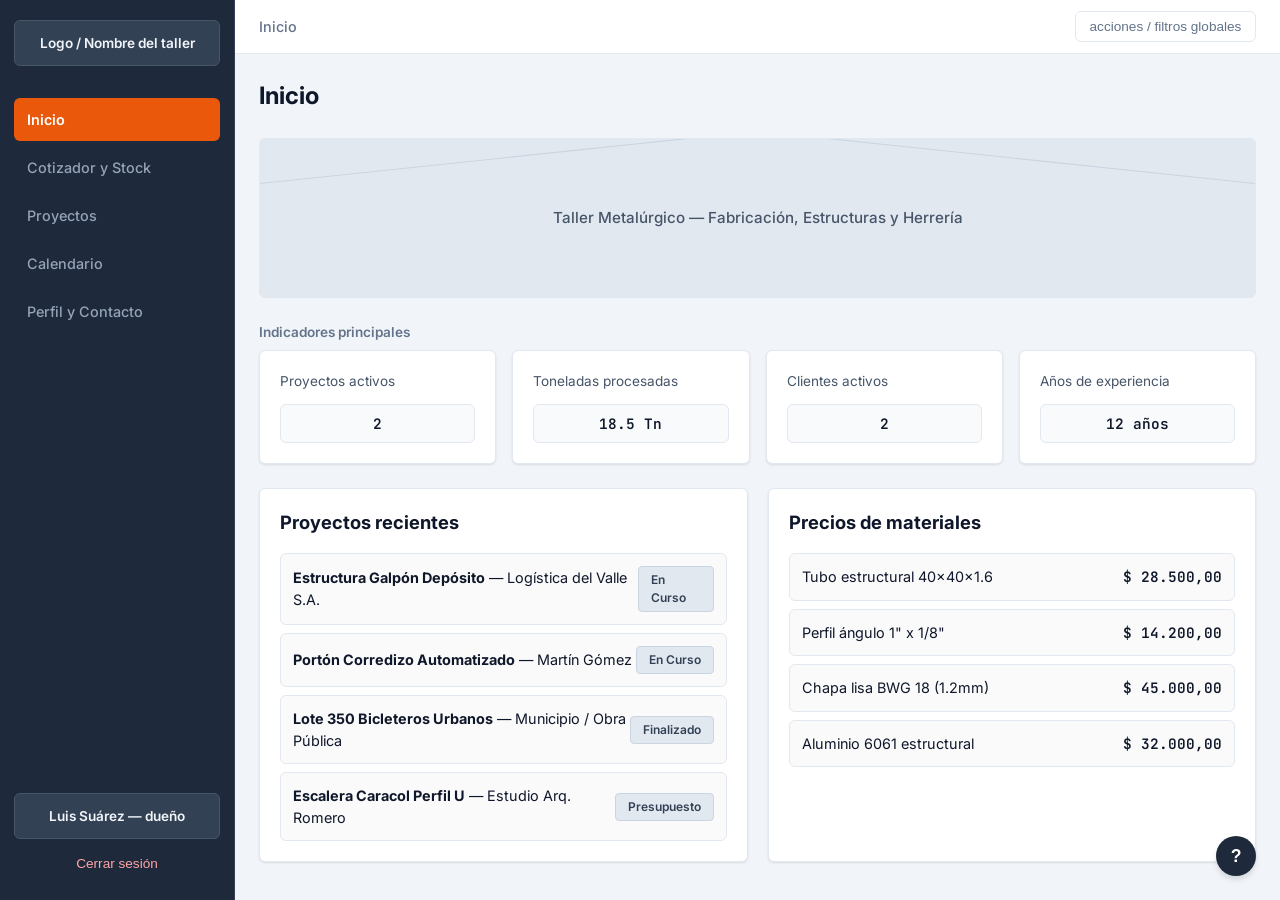
<file: index.html>
<!DOCTYPE html>
<html lang="es">
<head>
  <meta charset="UTF-8" />
  <meta name="viewport" content="width=device-width, initial-scale=1.0" />
  <title>Inicio - Gestión Metalúrgica</title>
  <link rel="stylesheet" href="styles.css" />
</head>
<body>

  <div class="app-layout">
    <!-- BARRA LATERAL (SIDEBAR) -->
    <aside class="sidebar">
      <div class="sidebar__brand">
        <span class="placeholder-box">Logo / Nombre del taller</span>
      </div>

      <nav class="sidebar__nav">
        <ul>
          <li><a href="index.html" class="nav-item active">Inicio</a></li>
          <li><a href="cotizador - stock.html" class="nav-item">Cotizador y Stock</a></li>
          <li><a href="proyectos.html" class="nav-item">Proyectos</a></li>
          <li><a href="calendario.html" class="nav-item">Calendario</a></li>
          <li><a href="contacto.html" class="nav-item">Perfil y Contacto</a></li>
        </ul>
      </nav>

      <div class="sidebar__footer">
        <div class="placeholder-box user-badge">Luis Suárez — dueño</div>
        <button class="btn btn--text-danger">Cerrar sesión</button>
      </div>
    </aside>

    <!-- ÁREA PRINCIPAL -->
    <div class="main-wrapper">
      <!-- TOPBAR -->
      <header class="topbar">
        <span class="topbar__breadcrumb">Inicio</span>
        <button class="btn btn--outline">acciones / filtros globales</button>
      </header>

      <!-- CONTENIDO DEL DASHBOARD -->
      <main class="dashboard-content">
        <h1 class="page-title">Inicio</h1>

        <!-- Banner / Hero destacado -->
        <section class="banner-hero">
          <div class="banner-hero__cross"></div>
          <p class="banner-hero__text">Taller Metalúrgico — Fabricación, Estructuras y Herrería</p>
        </section>

        <!-- Indicadores principales (KPI Cards) -->
        <section class="kpis-section">
          <h2 class="section-subtitle">Indicadores principales</h2>
          <div class="kpis-grid">
            <article class="card kpi-card">
              <span class="kpi-card__label">Proyectos activos</span>
              <div id="kpi-proyectos-activos" class="value-placeholder">0</div>
            </article>

            <article class="card kpi-card">
              <span class="kpi-card__label">Toneladas procesadas</span>
              <div id="kpi-toneladas" class="value-placeholder">18.5 Tn</div>
            </article>

            <article class="card kpi-card">
              <span class="kpi-card__label">Clientes activos</span>
              <div id="kpi-clientes-activos" class="value-placeholder">0</div>
            </article>

            <article class="card kpi-card">
              <span class="kpi-card__label">Años de experiencia</span>
              <div id="kpi-experiencia" class="value-placeholder">12 años</div>
            </article>
          </div>
        </section>

        <!-- Grilla inferior (Proyectos recientes y Precios de materiales) -->
        <div class="bottom-grid">
          <!-- Columna: Proyectos recientes -->
          <section class="card panel">
            <h2 class="panel__title">Proyectos recientes</h2>
            <ul class="item-list" id="home-recent-projects">
              <!-- Renderizado dinámico desde JS -->
            </ul>
          </section>

          <!-- Columna: Precios de materiales -->
          <section class="card panel">
            <h2 class="panel__title">Precios de materiales</h2>
            <ul class="item-list" id="home-material-prices">
              <!-- Renderizado dinámico desde JS -->
            </ul>
          </section>
        </div>
      </main>
    </div>

    <!-- Botón flotante de ayuda -->
    <button class="fab-help" aria-label="Ayuda">?</button>
  </div>

  <script src="main.js"></script>
</body>
</html>
</file>
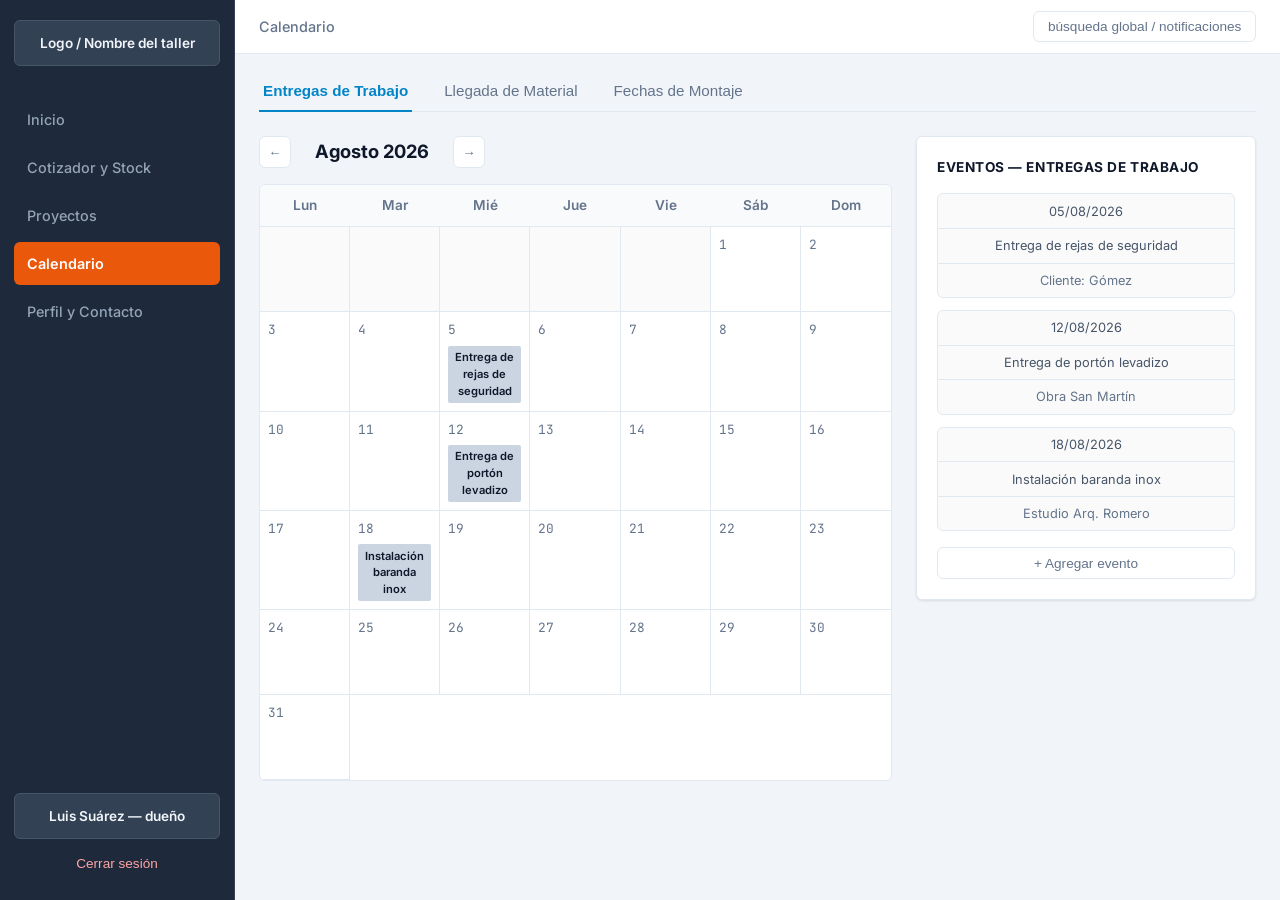
<file: calendario.html>
<!DOCTYPE html>
<html lang="es">
<head>
  <meta charset="UTF-8" />
  <meta name="viewport" content="width=device-width, initial-scale=1.0" />
  <title>Calendario - Taller</title>
  <link rel="stylesheet" href="styles.css" />
</head>
<body>

  <div class="app-layout">
    <!-- SIDEBAR -->
    <aside class="sidebar">
      <div class="sidebar__brand">
        <span class="placeholder-box">Logo / Nombre del taller</span>
      </div>

      <nav class="sidebar__nav">
        <ul>
          <li><a href="index.html" class="nav-item">Inicio</a></li>
          <li><a href="cotizador - stock.html" class="nav-item">Cotizador y Stock</a></li>
          <li><a href="proyectos.html" class="nav-item">Proyectos</a></li>
          <li><a href="calendario.html" class="nav-item active">Calendario</a></li>
          <li><a href="contacto.html" class="nav-item">Perfil y Contacto</a></li>
        </ul>
      </nav>

      <div class="sidebar__footer">
        <div class="placeholder-box user-badge">Luis Suárez — dueño</div>
        <button class="btn btn--text-danger">Cerrar sesión</button>
      </div>
    </aside>

    <!-- ÁREA PRINCIPAL -->
    <div class="main-wrapper">
      <!-- TOPBAR -->
      <header class="topbar">
        <span class="topbar__breadcrumb">Calendario</span>
        <button class="btn btn--outline">búsqueda global / notificaciones</button>
      </header>

      <!-- CONTENIDO DE CALENDARIO -->
      <main class="dashboard-content">
        <!-- PESTAÑAS (TABS) -->
        <nav class="tabs-nav cal-tabs">
          <button class="tab-btn active" data-cal-cat="entregas">Entregas de Trabajo</button>
          <button class="tab-btn" data-cal-cat="materiales">Llegada de Material</button>
          <button class="tab-btn" data-cal-cat="montajes">Fechas de Montaje</button>
        </nav>

        <!-- LAYOUT DE 2 COLUMNAS: CALENDARIO + EVENTOS -->
        <div class="calendar-layout">
          
          <!-- COLUMNA IZQUIERDA: CALENDARIO -->
          <section class="calendar-main">
            <!-- NAVEGACIÓN DE MES -->
            <div class="calendar-header-nav">
              <button id="btn-prev-month" class="btn-cal-nav" aria-label="Mes anterior">←</button>
              <h2 id="calendar-current-month" class="calendar-current-month">Agosto 2026</h2>
              <button id="btn-next-month" class="btn-cal-nav" aria-label="Mes siguiente">→</button>
            </div>

            <!-- GRILLA DEL CALENDARIO -->
            <div class="calendar-grid-card">
              <!-- Días de la semana -->
              <div class="calendar-weekdays">
                <span>Lun</span>
                <span>Mar</span>
                <span>Mié</span>
                <span>Jue</span>
                <span>Vie</span>
                <span>Sáb</span>
                <span>Dom</span>
              </div>

              <!-- Celdas de días renderizadas por JS -->
              <div class="calendar-days" id="calendar-days-container"></div>
            </div>
          </section>

          <!-- COLUMNA DERECHA: SIDEBAR DE EVENTOS -->
          <aside class="card events-panel">
            <h3 id="events-panel-title" class="events-panel__title">EVENTOS — ENTREGAS DE TRABAJO</h3>

            <div class="events-list" id="events-list-container">
              <!-- Eventos iniciales -->
              <article class="event-item" data-cat="entregas">
                <div class="event-item__row">05/08/2026</div>
                <div class="event-item__row">Entrega de rejas de seguridad</div>
                <div class="event-item__row event-item__row--muted">Cliente: Gómez</div>
              </article>

              <article class="event-item" data-cat="entregas">
                <div class="event-item__row">12/08/2026</div>
                <div class="event-item__row">Entrega de portón levadizo</div>
                <div class="event-item__row event-item__row--muted">Obra San Martín</div>
              </article>

              <article class="event-item" data-cat="entregas">
                <div class="event-item__row">18/08/2026</div>
                <div class="event-item__row">Instalación baranda inox</div>
                <div class="event-item__row event-item__row--muted">Estudio Arq. Romero</div>
              </article>
            </div>

            <button id="btn-open-event-modal" class="btn btn--outline btn--add-event">+ Agregar evento</button>
          </aside>

        </div>
      </main>
    </div>
  </div>

  <!-- MODAL PARA NUEVO EVENTO -->
  <div id="modal-event" class="modal-overlay">
    <div class="modal-card">
      <div class="modal-header">
        <h3 class="modal-title">Agregar Nuevo Evento</h3>
        <button id="btn-close-event-modal" class="btn-close" aria-label="Cerrar modal">&times;</button>
      </div>

      <form id="form-event" class="modal-form">
        <div class="form-group">
          <label class="form-label" for="ev-date">Fecha</label>
          <input type="date" id="ev-date" class="input-form" required />
        </div>

        <div class="form-group">
          <label class="form-label" for="ev-desc">Descripción del evento</label>
          <input type="text" id="ev-desc" class="input-form" placeholder="Ej: Entrega de 20 banquetas industriales" required />
        </div>

        <div class="form-group">
          <label class="form-label" for="ev-related">Proyecto / Proveedor relacionado</label>
          <input type="text" id="ev-related" class="input-form" placeholder="Ej: Taller Metalúrgico / Aceros S.A." required />
        </div>

        <div class="form-group">
          <label class="form-label" for="ev-cat">Categoría</label>
          <select id="ev-cat" class="input-form" style="cursor: pointer;">
            <option value="entregas">Entregas de Trabajo</option>
            <option value="materiales">Llegada de Material</option>
            <option value="montajes">Fechas de Montaje</option>
          </select>
        </div>

        <div class="modal-actions">
          <button type="button" id="btn-cancel-event-modal" class="btn btn--secondary">Cancelar</button>
          <button type="submit" class="btn btn--save">Guardar evento</button>
        </div>
      </form>
    </div>
  </div>

  <script src="main.js"></script>
</body>
</html>
</file>
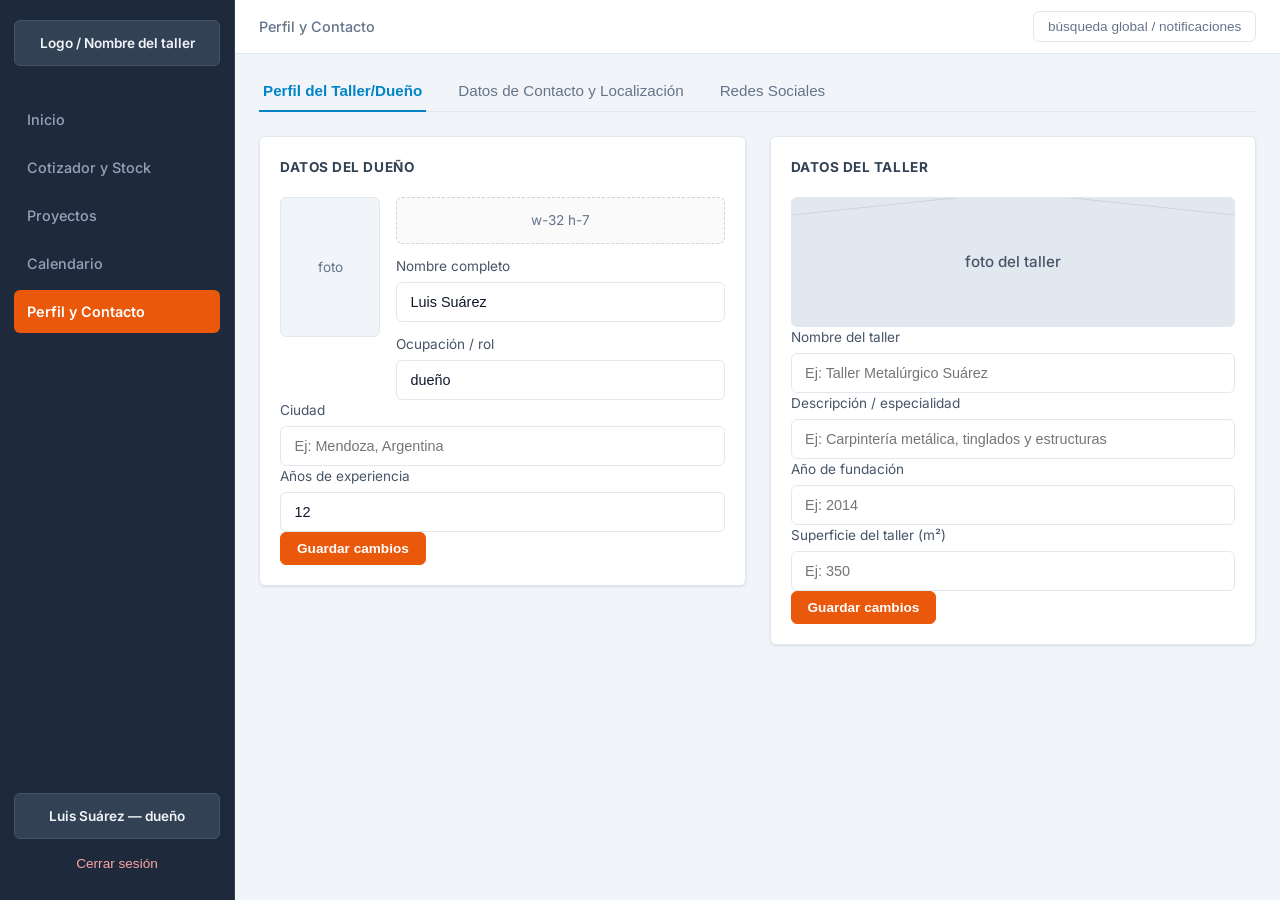
<file: contacto.html>
<!DOCTYPE html>
<html lang="es">
<head>
  <meta charset="UTF-8" />
  <meta name="viewport" content="width=device-width, initial-scale=1.0" />
  <title>Contacto y Perfil - Taller</title>
  <link rel="stylesheet" href="styles.css" />
</head>
<body>

  <div class="app-layout">
    <!-- SIDEBAR -->
    <aside class="sidebar">
      <div class="sidebar__brand">
        <span class="placeholder-box" id="sidebar-shop-name">Logo / Nombre del taller</span>
      </div>

      <nav class="sidebar__nav">
        <ul>
          <li><a href="index.html" class="nav-item">Inicio</a></li>
          <li><a href="cotizador - stock.html" class="nav-item">Cotizador y Stock</a></li>
          <li><a href="proyectos.html" class="nav-item">Proyectos</a></li>
          <li><a href="calendario.html" class="nav-item">Calendario</a></li>
          <li><a href="contacto.html" class="nav-item active">Perfil y Contacto</a></li>
        </ul>
      </nav>

      <div class="sidebar__footer">
        <div class="placeholder-box user-badge" id="sidebar-user-badge">Luis Suárez — dueño</div>
        <button class="btn btn--text-danger">Cerrar sesión</button>
      </div>
    </aside>

    <!-- WRAPPER PRINCIPAL -->
    <div class="main-wrapper">
      <!-- TOPBAR -->
      <header class="topbar">
        <span class="topbar__breadcrumb">Perfil y Contacto</span>
        <button class="btn btn--outline">búsqueda global / notificaciones</button>
      </header>

      <!-- CONTENIDO DE CONTACTO -->
      <main class="dashboard-content">
        <!-- TABS -->
        <nav class="tabs-nav">
          <button class="tab-btn active" data-tab="tab-perfil">Perfil del Taller/Dueño</button>
          <button class="tab-btn" data-tab="tab-localizacion">Datos de Contacto y Localización</button>
          <button class="tab-btn" data-tab="tab-redes">Redes Sociales</button>
        </nav>

        <!-- PESTAÑA 1: PERFIL DEL TALLER Y DUEÑO (ACTIVA) -->
        <div id="tab-perfil" class="tab-content active">
          <div class="contact-grid">

            <!-- COLUMNA 1: DATOS DEL DUEÑO -->
            <section class="card form-panel">
              <h2 class="form-panel__title">DATOS DEL DUEÑO</h2>

              <form id="form-owner" class="form-panel__body">
                <div class="owner-header">
                  <div class="photo-placeholder photo-placeholder--square">
                    <span>foto</span>
                  </div>
                  <div class="owner-header__fields">
                    <div class="placeholder-box placeholder-box--sm">w-32 h-7</div>
                    
                    <div class="form-group">
                      <label class="form-label" for="owner-name">Nombre completo</label>
                      <input type="text" id="owner-name" class="input-form" placeholder="Ej: Luis Suárez" required />
                    </div>

                    <div class="form-group">
                      <label class="form-label" for="owner-role">Ocupación / rol</label>
                      <input type="text" id="owner-role" class="input-form" placeholder="Ej: Herrero / Dueño" required />
                    </div>
                  </div>
                </div>

                <div class="form-group">
                  <label class="form-label" for="owner-city">Ciudad</label>
                  <input type="text" id="owner-city" class="input-form" placeholder="Ej: Mendoza, Argentina" />
                </div>

                <div class="form-group">
                  <label class="form-label" for="owner-exp">Años de experiencia</label>
                  <input type="number" id="owner-exp" class="input-form" min="0" placeholder="Ej: 12" />
                </div>

                <button type="submit" class="btn btn--save">Guardar cambios</button>
              </form>
            </section>

            <!-- COLUMNA 2: DATOS DEL TALLER -->
            <section class="card form-panel">
              <h2 class="form-panel__title">DATOS DEL TALLER</h2>

              <form id="form-shop" class="form-panel__body">
                <div class="photo-placeholder photo-placeholder--banner">
                  <div class="banner-hero__cross"></div>
                  <span class="banner-hero__text">foto del taller</span>
                </div>

                <div class="form-group">
                  <label class="form-label" for="shop-name">Nombre del taller</label>
                  <input type="text" id="shop-name" class="input-form" placeholder="Ej: Taller Metalúrgico Suárez" required />
                </div>

                <div class="form-group">
                  <label class="form-label" for="shop-desc">Descripción / especialidad</label>
                  <input type="text" id="shop-desc" class="input-form" placeholder="Ej: Carpintería metálica, tinglados y estructuras" />
                </div>

                <div class="form-group">
                  <label class="form-label" for="shop-year">Año de fundación</label>
                  <input type="number" id="shop-year" class="input-form" min="1950" max="2099" placeholder="Ej: 2014" />
                </div>

                <div class="form-group">
                  <label class="form-label" for="shop-area">Superficie del taller (m²)</label>
                  <input type="number" id="shop-area" class="input-form" min="0" placeholder="Ej: 350" />
                </div>

                <button type="submit" class="btn btn--save">Guardar cambios</button>
              </form>
            </section>

          </div>
        </div>

        <!-- PESTAÑA 2: CONTACTO Y LOCALIZACIÓN -->
        <div id="tab-localizacion" class="tab-content">
          <section class="card">
            <h2 class="panel__title">Datos de Contacto y Localización</h2>
            <p style="color: var(--color-text-muted); margin-bottom: 1rem;">Configuración de dirección fiscal, teléfono, correo de presupuestos y ubicación en mapa.</p>
            <div class="form-group" style="max-width: 480px;">
              <label class="form-label">Dirección física</label>
              <input type="text" class="input-form" placeholder="Ej: Calle Principal 1234, Parque Industrial" />
            </div>
          </section>
        </div>

        <!-- PESTAÑA 3: REDES SOCIALES -->
        <div id="tab-redes" class="tab-content">
          <section class="card">
            <h2 class="panel__title">Redes Sociales</h2>
            <p style="color: var(--color-text-muted); margin-bottom: 1rem;">Enlaces directos para presupuestos por WhatsApp, perfil de Instagram del taller y portfolio web.</p>
            <div class="form-group" style="max-width: 480px;">
              <label class="form-label">Número de WhatsApp</label>
              <input type="text" class="input-form" placeholder="Ej: +54 9 261 1234567" />
            </div>
          </section>
        </div>

      </main>
    </div>
  </div>

  <script src="main.js"></script>
</body>
</html>
</file>
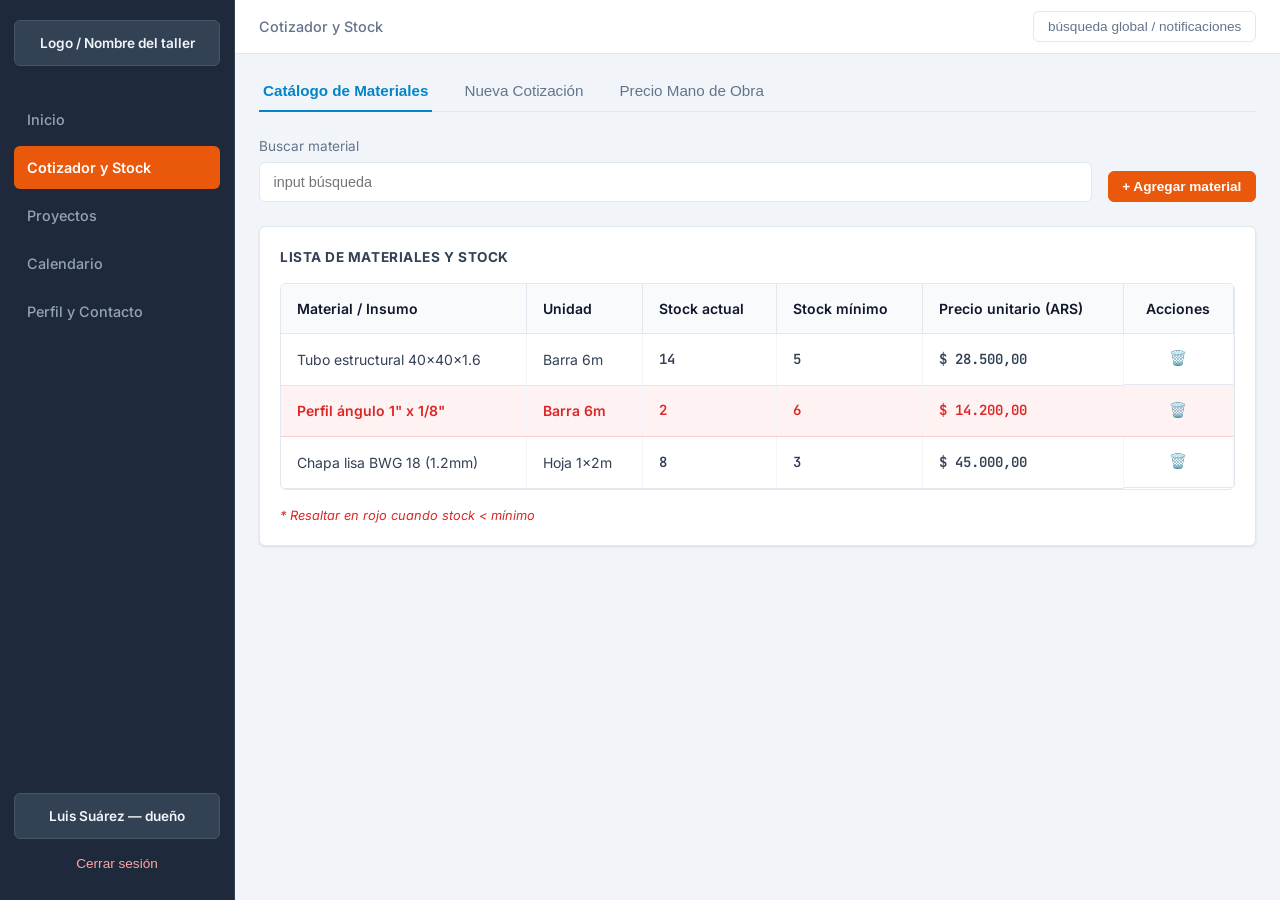
<file: cotizador - stock.html>
<!DOCTYPE html>
<html lang="es">
<head>
  <meta charset="UTF-8" />
  <meta name="viewport" content="width=device-width, initial-scale=1.0" />
  <title>Cotizador y Stock - Taller</title>
  <link rel="stylesheet" href="styles.css" />
</head>
<body>

  <div class="app-layout">
    <!-- SIDEBAR -->
    <aside class="sidebar">
      <div class="sidebar__brand">
        <span class="placeholder-box">Logo / Nombre del taller</span>
      </div>

      <nav class="sidebar__nav">
        <ul>
          <li><a href="index.html" class="nav-item">Inicio</a></li>
          <li><a href="cotizador - stock.html" class="nav-item active">Cotizador y Stock</a></li>
          <li><a href="proyectos.html" class="nav-item">Proyectos</a></li>
          <li><a href="calendario.html" class="nav-item">Calendario</a></li>
          <li><a href="contacto.html" class="nav-item">Perfil y Contacto</a></li>
        </ul>
      </nav>

      <div class="sidebar__footer">
        <div class="placeholder-box user-badge">Luis Suárez — dueño</div>
        <button class="btn btn--text-danger">Cerrar sesión</button>
      </div>
    </aside>

    <!-- WRAPPER PRINCIPAL -->
    <div class="main-wrapper">
      <!-- TOPBAR -->
      <header class="topbar">
        <span class="topbar__breadcrumb">Cotizador y Stock</span>
        <button class="btn btn--outline">búsqueda global / notificaciones</button>
      </header>

      <!-- CONTENIDO DE COTIZADOR Y STOCK -->
      <main class="dashboard-content">
        <!-- PESTAÑAS (TABS) -->
        <nav class="tabs-nav">
          <button class="tab-btn active" data-tab="tab-catalogo">Catálogo de Materiales</button>
          <button class="tab-btn" data-tab="tab-cotizacion">Nueva Cotización</button>
          <button class="tab-btn" data-tab="tab-mano-obra">Precio Mano de Obra</button>
        </nav>

        <!-- PESTAÑA 1: CATÁLOGO DE MATERIALES (ACTIVA) -->
        <div id="tab-catalogo" class="tab-content active">
          <!-- BARRA DE BÚSQUEDA Y ACCIÓN -->
          <section class="search-action-bar">
            <div class="search-field">
              <label for="search-material" class="search-field__label">Buscar material</label>
              <input 
                type="text" 
                id="search-material" 
                class="input-search" 
                placeholder="input búsqueda" 
              />
            </div>
            <button id="btn-open-modal" class="btn btn--outline btn--action">+ Agregar material</button>
          </section>

          <!-- PANEL DE TABLA DE MATERIALES -->
          <section class="card table-panel">
            <h2 class="table-panel__title">LISTA DE MATERIALES Y STOCK</h2>

            <div class="table-container">
              <table class="data-table">
                <thead>
                  <tr>
                    <th>Material / Insumo</th>
                    <th>Unidad</th>
                    <th>Stock actual</th>
                    <th>Stock mínimo</th>
                    <th>Precio unitario (ARS)</th>
                    <th class="text-center">Acciones</th>
                  </tr>
                </thead>
                <tbody>
                  <tr>
                    <td>Tubo estructural 40x40x1.6</td>
                    <td>Barra 6m</td>
                    <td>14</td>
                    <td>5</td>
                    <td>$ 28.500,00</td>
                    <td class="text-center actions-cell">
                      <button class="btn-action" title="Editar">✏️</button>
                      <button class="btn-action" title="Eliminar">🗑️</button>
                    </td>
                  </tr>

                  <tr class="row--warning">
                    <td>Perfil ángulo 1" x 1/8"</td>
                    <td>Barra 6m</td>
                    <td>2</td>
                    <td>6</td>
                    <td>$ 14.200,00</td>
                    <td class="text-center actions-cell">
                      <button class="btn-action" title="Editar">✏️</button>
                      <button class="btn-action" title="Eliminar">🗑️</button>
                    </td>
                  </tr>

                  <tr>
                    <td>—</td>
                    <td>—</td>
                    <td>—</td>
                    <td>—</td>
                    <td>—</td>
                    <td class="text-center">—</td>
                  </tr>
                  <tr>
                    <td>—</td>
                    <td>—</td>
                    <td>—</td>
                    <td>—</td>
                    <td>—</td>
                    <td class="text-center">—</td>
                  </tr>
                </tbody>
              </table>
            </div>

            <p class="table-panel__note">* Resaltar en rojo cuando stock &lt; mínimo</p>
          </section>
        </div>

        <!-- PESTAÑA 2: NUEVA COTIZACIÓN -->
        <div id="tab-cotizacion" class="tab-content">
          <div class="quote-calculator-grid">
            
            <!-- Columna izquierda: Armado del presupuesto -->
            <section class="card form-panel">
              <h2 class="panel__title">Calculadora de Presupuesto / Despiece</h2>

              <!-- Datos básicos del trabajo -->
              <div class="form-row-2">
                <div class="form-group">
                  <label class="form-label" for="quote-project-name">Nombre de la obra / estructura</label>
                  <input type="text" id="quote-project-name" class="input-form" placeholder="Ej: Reja estilo colonial 3x2m" required />
                </div>
                <div class="form-group">
                  <label class="form-label" for="quote-client-name">Cliente</label>
                  <input type="text" id="quote-client-name" class="input-form" placeholder="Ej: Juan Pérez" required />
                </div>
              </div>

              <!-- Selector de materiales -->
              <div class="quote-materials-section">
                <h3 class="section-subtitle">Materiales necesarios</h3>
                <div class="quote-add-bar">
                  <div class="form-group" style="flex: 2;">
                    <label class="form-label">Seleccionar del catálogo</label>
                    <select id="quote-material-select" class="input-form" style="cursor: pointer;">
                      <!-- Se llena dinámicamente con los materiales cargados -->
                    </select>
                  </div>
                  <div class="form-group" style="flex: 1;">
                    <label class="form-label">Cantidad (unidades/barras)</label>
                    <input type="number" id="quote-material-qty" class="input-form" min="0.1" step="any" value="1" />
                  </div>
                  <button type="button" id="btn-add-quote-item" class="btn btn--secondary" style="align-self: flex-end; height: 40px;">+ Agregar</button>
                </div>

                <!-- Tabla de despiece agregado -->
                <div class="table-container" style="margin-top: 1rem;">
                  <table class="data-table" id="quote-items-table">
                    <thead>
                      <tr>
                        <th>Material</th>
                        <th>Cant.</th>
                        <th>P. Unitario</th>
                        <th>Subtotal</th>
                        <th class="text-center">Quitar</th>
                      </tr>
                    </thead>
                    <tbody id="quote-items-body">
                      <!-- Filas de despiece agregadas por JS -->
                    </tbody>
                  </table>
                </div>
              </div>

              <!-- Mano de obra y extras -->
              <div class="form-row-2" style="margin-top: 0.5rem;">
                <div class="form-group">
                  <label class="form-label" for="quote-hours">Horas de trabajo (corte/soldadura/armado)</label>
                  <input type="number" id="quote-hours" class="input-form" min="0" step="any" value="8" />
                </div>
                <div class="form-group">
                  <label class="form-label" for="quote-hour-rate">Valor hora de mano de obra (ARS)</label>
                  <input type="number" id="quote-hour-rate" class="input-form" min="0" step="any" value="9500" />
                </div>
              </div>

              <!-- Porcentajes de ajuste -->
              <div class="form-row-2">
                <div class="form-group">
                  <label class="form-label" for="quote-waste-margin">Margen por desperdicio / scrap (%)</label>
                  <input type="number" id="quote-waste-margin" class="input-form" min="0" max="100" value="10" />
                </div>
                <div class="form-group">
                  <label class="form-label" for="quote-profit-margin">Margen de ganancia / taller (%)</label>
                  <input type="number" id="quote-profit-margin" class="input-form" min="0" max="500" value="30" />
                </div>
              </div>
            </section>

            <!-- Columna derecha: Resumen de Costos y Total -->
            <section class="card quote-summary-panel">
              <h2 class="panel__title">Resumen de Costos</h2>

              <div class="summary-breakdown">
                <div class="summary-row">
                  <span>Costo materiales base:</span>
                  <strong id="sum-materials-base">$ 0,00</strong>
                </div>
                <div class="summary-row">
                  <span>Desperdicio estimado:</span>
                  <strong id="sum-waste">$ 0,00</strong>
                </div>
                <div class="summary-row">
                  <span>Total costo de materiales:</span>
                  <strong id="sum-materials-total">$ 0,00</strong>
                </div>
                <div class="summary-row">
                  <span>Costo mano de obra:</span>
                  <strong id="sum-labor">$ 76.000,00</strong>
                </div>
                <div class="summary-row">
                  <span>Margen de ganancia:</span>
                  <strong id="sum-profit">$ 0,00</strong>
                </div>
                
                <hr style="border: none; border-top: 1px solid var(--color-border); margin: 0.5rem 0;" />
                
                <div class="summary-row summary-total">
                  <span>PRESUPUESTO TOTAL:</span>
                  <span id="sum-grand-total" class="total-highlight">$ 0,00</span>
                </div>
              </div>

              <div class="quote-actions" style="margin-top: 1.5rem; display: flex; flex-direction: column; gap: 0.75rem;">
                <button type="button" id="btn-save-as-project" class="btn btn--save btn--full">Guardar como Presupuesto de Proyecto</button>
                <button type="button" id="btn-reset-quote" class="btn btn--secondary btn--full">Limpiar calculadora</button>
              </div>
            </section>

          </div>
        </div>

        <!-- PESTAÑA 3: PRECIO MANO DE OBRA -->
        <div id="tab-mano-obra" class="tab-content">
          <section class="card">
            <h2 class="panel__title">Precio Mano de Obra</h2>
            <p style="color: var(--color-text-muted);">Valores de hora hombre para soldadura, armado, corte y montaje.</p>
          </section>
        </div>

      </main>
    </div>
  </div>
<!-- MODAL PARA AGREGAR MATERIAL -->
  <div id="modal-material" class="modal-overlay">
    <div class="modal-card">
      <div class="modal-header">
        <h3 class="modal-title">Agregar Nuevo Material</h3>
        <button id="btn-close-modal" class="btn-close" aria-label="Cerrar modal">&times;</button>
      </div>

      <form id="form-material" class="modal-form">
        <div class="form-group">
          <label class="form-label" for="mat-nombre">Material / Insumo</label>
          <input type="text" id="mat-nombre" class="input-form" placeholder="Ej: Planchuela 1 1/2 x 3/16" required />
        </div>

        <div class="form-group">
          <label class="form-label" for="mat-unidad">Unidad</label>
          <input type="text" id="mat-unidad" class="input-form" placeholder="Ej: Barra 6m / kg / unidad" required />
        </div>

        <div class="form-row-2">
          <div class="form-group">
            <label class="form-label" for="mat-stock">Stock actual</label>
            <input type="number" id="mat-stock" class="input-form" min="0" step="any" placeholder="0" required />
          </div>

          <div class="form-group">
            <label class="form-label" for="mat-minimo">Stock mínimo</label>
            <input type="number" id="mat-minimo" class="input-form" min="0" step="any" placeholder="0" required />
          </div>
        </div>

        <div class="form-group">
          <label class="form-label" for="mat-precio">Precio unitario (ARS)</label>
          <input type="number" id="mat-precio" class="input-form" min="0" step="any" placeholder="Ej: 15400" required />
        </div>

        <div class="modal-actions">
          <button type="button" id="btn-cancel-modal" class="btn btn--secondary">Cancelar</button>
          <button type="submit" class="btn btn--save">Guardar material</button>
        </div>
      </form>
    </div>
  </div>
  <script src="main.js"></script>
</body>
</html>
</file>
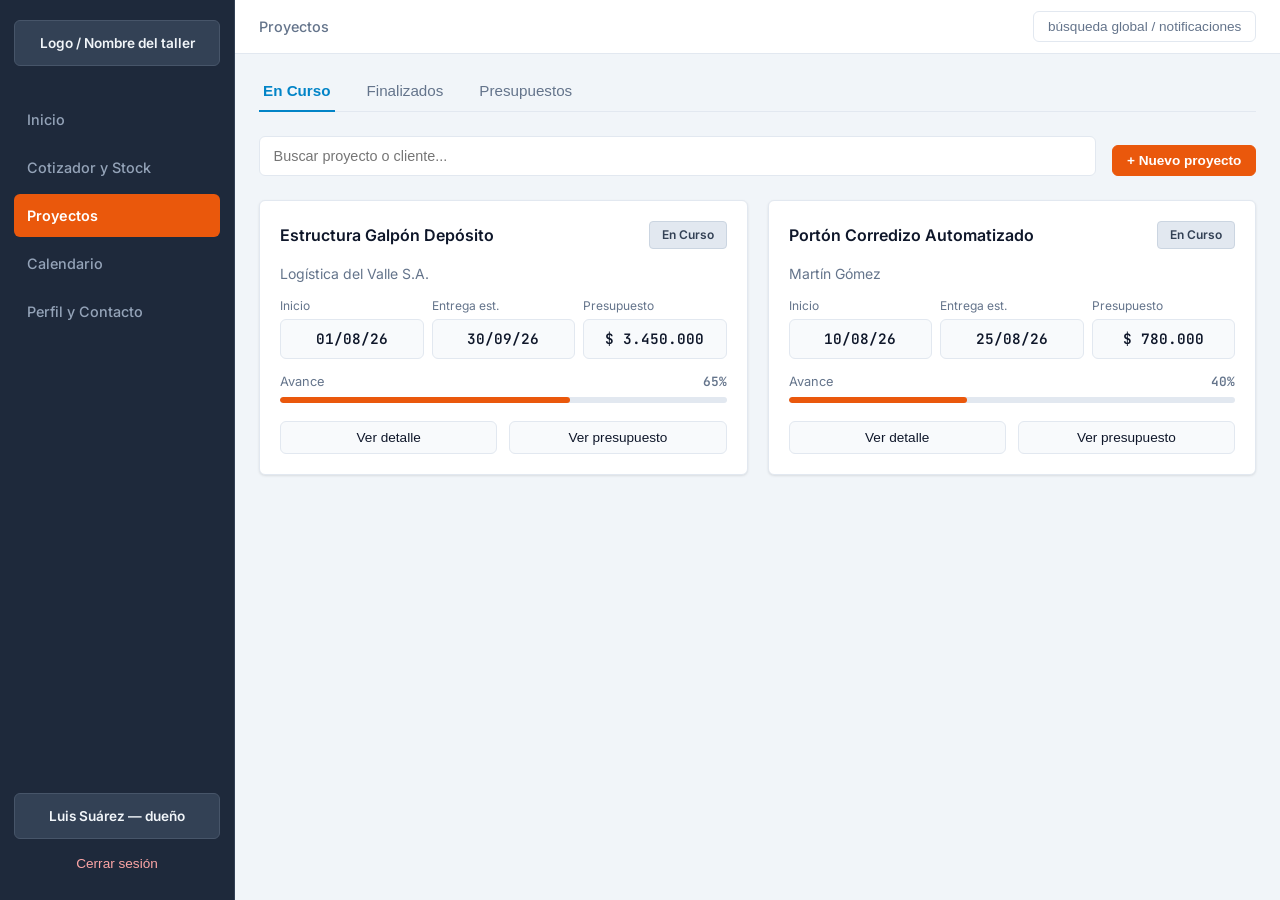
<file: proyectos.html>
<!DOCTYPE html>
<html lang="es">
<head>
  <meta charset="UTF-8" />
  <meta name="viewport" content="width=device-width, initial-scale=1.0" />
  <title>Proyectos - Taller</title>
  <link rel="stylesheet" href="styles.css" />
</head>
<body>

  <div class="app-layout">
    <!-- SIDEBAR -->
    <aside class="sidebar">
      <div class="sidebar__brand">
        <span class="placeholder-box">Logo / Nombre del taller</span>
      </div>

      <nav class="sidebar__nav">
        <ul>
          <li><a href="index.html" class="nav-item">Inicio</a></li>
          <li><a href="cotizador - stock.html" class="nav-item">Cotizador y Stock</a></li>
          <li><a href="proyectos.html" class="nav-item active">Proyectos</a></li>
          <li><a href="calendario.html" class="nav-item">Calendario</a></li>
          <li><a href="contacto.html" class="nav-item">Perfil y Contacto</a></li>
        </ul>
      </nav>

      <div class="sidebar__footer">
        <div class="placeholder-box user-badge">Luis Suárez — dueño</div>
        <button class="btn btn--text-danger">Cerrar sesión</button>
      </div>
    </aside>

    <!-- ÁREA PRINCIPAL -->
    <div class="main-wrapper">
      <!-- TOPBAR -->
      <header class="topbar">
        <span class="topbar__breadcrumb">Proyectos</span>
        <button class="btn btn--outline">búsqueda global / notificaciones</button>
      </header>

      <!-- CONTENIDO DE PROYECTOS -->
      <main class="dashboard-content">
        <!-- PESTAÑAS DE FILTRO POR ESTADO -->
        <nav class="tabs-nav project-tabs">
          <button class="tab-btn active" data-filter="en-curso">En Curso</button>
          <button class="tab-btn" data-filter="finalizados">Finalizados</button>
          <button class="tab-btn" data-filter="presupuestos">Presupuestos</button>
        </nav>

        <!-- BARRA DE BÚSQUEDA Y ACCIÓN -->
        <section class="search-action-bar">
          <div class="search-field">
            <input 
              type="text" 
              id="search-project" 
              class="input-search" 
              placeholder="Buscar proyecto o cliente..." 
            />
          </div>
          <button id="btn-open-project-modal" class="btn btn--outline btn--action">+ Nuevo proyecto</button>
        </section>

        <!-- GRILLA DE PROYECTOS -->
        <div class="projects-grid" id="projects-container">
          
          <!-- Proyecto 1: En Curso -->
          <article class="card project-card" data-status="en-curso">
            <div class="project-card__header">
              <div class="project-title-text">Estructura Galpón Depósito</div>
              <span class="badge">En Curso</span>
            </div>
            <div class="project-client-text">Logística del Valle S.A.</div>
            <div class="project-stats-grid">
              <div class="stat-box">
                <span class="stat-box__label">Inicio</span>
                <div class="value-placeholder">01/08/26</div>
              </div>
              <div class="stat-box">
                <span class="stat-box__label">Entrega est.</span>
                <div class="value-placeholder">30/09/26</div>
              </div>
              <div class="stat-box">
                <span class="stat-box__label">Presupuesto</span>
                <div class="value-placeholder">$ 3.450.000</div>
              </div>
            </div>
            <div class="project-progress">
              <div class="project-progress__labels">
                <span>Avance</span>
                <span class="progress-percent">65%</span>
              </div>
              <div class="progress-bar">
                <div class="progress-bar__fill" style="width: 65%;"></div>
              </div>
            </div>
            <div class="project-card__actions">
              <button class="btn btn--secondary btn--full">Ver detalle</button>
              <button class="btn btn--secondary btn--full">Ver presupuesto</button>
            </div>
          </article>

          <!-- Proyecto 2: En Curso -->
          <article class="card project-card" data-status="en-curso">
            <div class="project-card__header">
              <div class="project-title-text">Portón Corredizo Automatizado</div>
              <span class="badge">En Curso</span>
            </div>
            <div class="project-client-text">Martín Gómez</div>
            <div class="project-stats-grid">
              <div class="stat-box">
                <span class="stat-box__label">Inicio</span>
                <div class="value-placeholder">10/08/26</div>
              </div>
              <div class="stat-box">
                <span class="stat-box__label">Entrega est.</span>
                <div class="value-placeholder">25/08/26</div>
              </div>
              <div class="stat-box">
                <span class="stat-box__label">Presupuesto</span>
                <div class="value-placeholder">$ 780.000</div>
              </div>
            </div>
            <div class="project-progress">
              <div class="project-progress__labels">
                <span>Avance</span>
                <span class="progress-percent">40%</span>
              </div>
              <div class="progress-bar">
                <div class="progress-bar__fill" style="width: 40%;"></div>
              </div>
            </div>
            <div class="project-card__actions">
              <button class="btn btn--secondary btn--full">Ver detalle</button>
              <button class="btn btn--secondary btn--full">Ver presupuesto</button>
            </div>
          </article>

          <!-- Proyecto 3: Finalizado -->
          <article class="card project-card" data-status="finalizados">
            <div class="project-card__header">
              <div class="project-title-text">Lote 350 Bicleteros Urbanos</div>
              <span class="badge">Finalizado</span>
            </div>
            <div class="project-client-text">Municipio / Obra Pública</div>
            <div class="project-stats-grid">
              <div class="stat-box">
                <span class="stat-box__label">Inicio</span>
                <div class="value-placeholder">15/06/26</div>
              </div>
              <div class="stat-box">
                <span class="stat-box__label">Entrega est.</span>
                <div class="value-placeholder">30/07/26</div>
              </div>
              <div class="stat-box">
                <span class="stat-box__label">Presupuesto</span>
                <div class="value-placeholder">$ 5.120.000</div>
              </div>
            </div>
            <div class="project-progress">
              <div class="project-progress__labels">
                <span>Avance</span>
                <span class="progress-percent">100%</span>
              </div>
              <div class="progress-bar">
                <div class="progress-bar__fill" style="width: 100%;"></div>
              </div>
            </div>
            <div class="project-card__actions">
              <button class="btn btn--secondary btn--full">Ver detalle</button>
              <button class="btn btn--secondary btn--full">Ver presupuesto</button>
            </div>
          </article>

          <!-- Proyecto 4: Presupuesto pendiente -->
          <article class="card project-card" data-status="presupuestos">
            <div class="project-card__header">
              <div class="project-title-text">Escalera Caracol Perfil U</div>
              <span class="badge">Presupuesto</span>
            </div>
            <div class="project-client-text">Estudio Arq. Romero</div>
            <div class="project-stats-grid">
              <div class="stat-box">
                <span class="stat-box__label">Inicio</span>
                <div class="value-placeholder">A definir</div>
              </div>
              <div class="stat-box">
                <span class="stat-box__label">Entrega est.</span>
                <div class="value-placeholder">A definir</div>
              </div>
              <div class="stat-box">
                <span class="stat-box__label">Presupuesto</span>
                <div class="value-placeholder">$ 1.250.000</div>
              </div>
            </div>
            <div class="project-progress">
              <div class="project-progress__labels">
                <span>Avance</span>
                <span class="progress-percent">0%</span>
              </div>
              <div class="progress-bar">
                <div class="progress-bar__fill" style="width: 0%;"></div>
              </div>
            </div>
            <div class="project-card__actions">
              <button class="btn btn--secondary btn--full">Ver detalle</button>
              <button class="btn btn--secondary btn--full">Ver presupuesto</button>
            </div>
          </article>

        </div>
      </main>
    </div>
  </div>

  <!-- MODAL PARA NUEVO PROYECTO -->
  <div id="modal-project" class="modal-overlay">
    <div class="modal-card">
      <div class="modal-header">
        <h3 class="modal-title">Registrar Nuevo Proyecto</h3>
        <button id="btn-close-project-modal" class="btn-close" aria-label="Cerrar modal">&times;</button>
      </div>

      <form id="form-project" class="modal-form">
        <div class="form-group">
          <label class="form-label" for="proj-name">Nombre del proyecto</label>
          <input type="text" id="proj-name" class="input-form" placeholder="Ej: Baranda acero inox para balcón" required />
        </div>

        <div class="form-group">
          <label class="form-label" for="proj-client">Cliente</label>
          <input type="text" id="proj-client" class="input-form" placeholder="Ej: Juan Pérez" required />
        </div>

        <div class="form-row-2">
          <div class="form-group">
            <label class="form-label" for="proj-status">Estado inicial</label>
            <select id="proj-status" class="input-form" style="cursor: pointer;">
              <option value="en-curso">En Curso</option>
              <option value="presupuestos">Presupuesto</option>
              <option value="finalizados">Finalizado</option>
            </select>
          </div>

          <div class="form-group">
            <label class="form-label" for="proj-progress">Avance inicial (%)</label>
            <input type="number" id="proj-progress" class="input-form" min="0" max="100" value="0" required />
          </div>
        </div>

        <div class="form-row-2">
          <div class="form-group">
            <label class="form-label" for="proj-start">Fecha Inicio</label>
            <input type="date" id="proj-start" class="input-form" />
          </div>

          <div class="form-group">
            <label class="form-label" for="proj-end">Entrega estimada</label>
            <input type="date" id="proj-end" class="input-form" />
          </div>
        </div>

        <div class="form-group">
          <label class="form-label" for="proj-budget">Presupuesto (ARS)</label>
          <input type="number" id="proj-budget" class="input-form" min="0" step="any" placeholder="Ej: 450000" required />
        </div>

        <div class="modal-actions">
          <button type="button" id="btn-cancel-project-modal" class="btn btn--secondary">Cancelar</button>
          <button type="submit" class="btn btn--save">Guardar proyecto</button>
        </div>
      </form>
    </div>
  </div>

  <script src="main.js"></script>
</body>
</html>
</file>
<file: styles.css>
@import url('https://fonts.googleapis.com/css2?family=Inter:wght@400;500;600;700&family=JetBrains+Mono:wght@500;600&display=swap');

/* ===================================================
   1. VARIABLES DE TEMA (INDUSTRIAL: AZUL & NARANJA)
   =================================================== */
:root {
  /* Tipografías */
  --font-base: 'Inter', -apple-system, BlinkMacSystemFont, 'Segoe UI', Roboto, sans-serif;
  --font-mono: 'JetBrains Mono', monospace;

  /* Estructura */
  --sidebar-width: 235px;
  --radius: 6px;
  --shadow-card: 0 1px 3px 0 rgba(0, 0, 0, 0.08), 0 1px 2px -1px rgba(0, 0, 0, 0.08);

  /* Fondos y Superficies */
  --color-bg-app: #f1f5f9;         /* Gris pizarra claro */
  --color-surface: #ffffff;
  --color-border: #e2e8f0;
  --color-border-dashed: #cbd5e1;

  /* Textos */
  --color-text-main: #0f172a;       /* Carbón oscuro */
  --color-text-muted: #64748b;      /* Gris intermedio */

  /* Sidebar */
  --color-sidebar-bg: #1e293b;      /* Azul petróleo / grafito */
  --color-sidebar-border: #334155;
  --color-sidebar-text: #94a3b8;

  /* Acentos */
  --color-blue-accent: #0284c7;     /* Azul técnico */
  --color-orange: #ea580c;          /* Naranja industrial */
  --color-orange-hover: #c2410c;

  /* Alertas de Stock */
  --color-danger-bg: #fef2f2;
  --color-danger-border: #fecaca;
  --color-danger-text: #dc2626;
}

/* ===================================================
   2. RESET & ESTILOS BASE
   =================================================== */
*, *::before, *::after {
  box-sizing: border-box;
  margin: 0;
  padding: 0;
}

body {
  font-family: var(--font-base);
  background-color: var(--color-bg-app);
  color: var(--color-text-main);
  line-height: 1.5;
}

ul {
  list-style: none;
}

/* ===================================================
   3. LAYOUT GLOBAL (SIDEBAR + MAIN)
   =================================================== */
.app-layout {
  display: flex;
  min-height: 100vh;
  position: relative;
}

/* SIDEBAR */
.sidebar {
  width: var(--sidebar-width);
  background-color: var(--color-sidebar-bg);
  border-right: 1px solid var(--color-sidebar-border);
  display: flex;
  flex-direction: column;
  padding: 1.25rem 0.85rem;
  flex-shrink: 0;
}

.sidebar__brand {
  margin-bottom: 2rem;
}

.sidebar .placeholder-box {
  background-color: #334155;
  border: 1px solid #475569;
  color: #f1f5f9;
  font-weight: 600;
}

.sidebar__nav {
  flex: 1;
}

.sidebar__nav ul {
  display: flex;
  flex-direction: column;
  gap: 0.35rem;
}

.nav-item {
  display: block;
  padding: 0.65rem 0.85rem;
  color: var(--color-sidebar-text);
  text-decoration: none;
  font-size: 0.9rem;
  font-weight: 500;
  border-radius: var(--radius);
  transition: all 0.2s ease;
}

.nav-item:hover {
  background-color: #334155;
  color: #ffffff;
}

.nav-item.active {
  background-color: var(--color-orange);
  color: #ffffff;
  font-weight: 600;
}

.sidebar__footer {
  margin-top: auto;
  display: flex;
  flex-direction: column;
  gap: 0.5rem;
}

.user-badge {
  font-weight: 500;
}

.btn--text-danger {
  background: transparent;
  border: 1px solid #475569;
  padding: 0.5rem;
  font-size: 0.85rem;
  color: #fca5a5;
  cursor: pointer;
  border-radius: var(--radius);
  transition: all 0.2s ease;
}

.btn--text-danger:hover {
  border-color: #ef4444;
  background-color: #7f1d1d;
  color: #ffffff;
}

/* TOPBAR */
.main-wrapper {
  flex: 1;
  display: flex;
  flex-direction: column;
  min-width: 0;
}

.topbar {
  height: 54px;
  background-color: var(--color-surface);
  border-bottom: 1px solid var(--color-border);
  padding: 0 1.5rem;
  display: flex;
  align-items: center;
  justify-content: space-between;
}

.topbar__breadcrumb {
  font-size: 0.9rem;
  font-weight: 500;
  color: var(--color-text-muted);
}

/* CONTENIDO PRINCIPAL */
.dashboard-content {
  padding: 1.5rem;
  display: flex;
  flex-direction: column;
  gap: 1.5rem;
}

.page-title {
  font-size: 1.5rem;
  font-weight: 700;
}

/* CARDS GLOBALES */
.card {
  background-color: var(--color-surface);
  border: 1px solid var(--color-border);
  border-radius: var(--radius);
  box-shadow: var(--shadow-card);
  padding: 1.25rem;
}

/* ===================================================
   4. COMPONENTES COMUNES (BOTONES, INPUTS, TABS)
   =================================================== */
/* Botones */
.btn {
  display: inline-flex;
  align-items: center;
  justify-content: center;
  padding: 0.5rem 1rem;
  border-radius: var(--radius);
  font-size: 0.85rem;
  font-weight: 500;
  cursor: pointer;
  border: 1px solid transparent;
  transition: all 0.2s ease;
}

.btn--secondary {
  background-color: #f8fafc;
  border: 1px solid var(--color-border);
  color: var(--color-text-main);
}

.btn--secondary:hover {
  background-color: #f1f5f9;
  border-color: #cbd5e1;
}

.btn--outline {
  background: var(--color-surface);
  border: 1px solid var(--color-border);
  padding: 0.45rem 0.85rem;
  font-size: 0.85rem;
  color: var(--color-text-muted);
  cursor: pointer;
  border-radius: var(--radius);
}

.btn--outline:hover {
  background-color: #f8fafc;
  color: var(--color-text-main);
}

.btn--action,
.btn--save {
  background-color: var(--color-orange);
  border: 1px solid var(--color-orange);
  color: #ffffff;
  font-weight: 600;
}

.btn--action:hover,
.btn--save:hover {
  background-color: var(--color-orange-hover);
  border-color: var(--color-orange-hover);
}

.btn--full {
  width: 100%;
}

/* Pestañas (Tabs) */
.tabs-nav {
  display: flex;
  gap: 1.75rem;
  border-bottom: 1px solid var(--color-border);
  margin-top: -0.5rem;
}

.tab-btn {
  background: none;
  border: none;
  padding: 0.75rem 0.25rem;
  font-size: 0.95rem;
  font-weight: 500;
  color: var(--color-text-muted);
  cursor: pointer;
  position: relative;
  transition: color 0.2s ease;
}

.tab-btn:hover {
  color: var(--color-text-main);
}

.tab-btn.active {
  color: var(--color-blue-accent);
  font-weight: 700;
}

.tab-btn.active::after {
  content: "";
  position: absolute;
  bottom: -1px;
  left: 0;
  width: 100%;
  height: 2.5px;
  background-color: var(--color-blue-accent);
}

/* Inputs de búsqueda y formularios */
.input-search,
.input-form {
  width: 100%;
  height: 40px;
  padding: 0 0.85rem;
  background-color: var(--color-surface);
  border: 1px solid var(--color-border);
  border-radius: var(--radius);
  font-size: 0.9rem;
  color: var(--color-text-main);
  outline: none;
  transition: border-color 0.2s ease, box-shadow 0.2s ease;
}

.input-search:focus,
.input-form:focus {
  border-color: var(--color-blue-accent);
  box-shadow: 0 0 0 3px rgba(2, 132, 199, 0.15);
}

/* Placeholders de wireframe */
.placeholder-box {
  display: block;
  border: 1px dashed var(--color-border-dashed);
  padding: 0.75rem;
  text-align: center;
  font-size: 0.85rem;
  color: var(--color-text-muted);
  background-color: #fafafa;
  border-radius: var(--radius);
}

.badge {
  display: inline-block;
  padding: 0.25rem 0.75rem;
  background-color: #e2e8f0;
  border: 1px solid #cbd5e1;
  color: #334155;
  font-size: 0.75rem;
  font-weight: 600;
  border-radius: 4px;
}

/* Botón flotante '?' */
.fab-help {
  position: fixed;
  bottom: 1.5rem;
  right: 1.5rem;
  width: 40px;
  height: 40px;
  border-radius: 50%;
  background-color: var(--color-sidebar-bg);
  color: #ffffff;
  border: none;
  font-weight: bold;
  font-size: 1.1rem;
  cursor: pointer;
  box-shadow: 0 4px 6px -1px rgba(0, 0, 0, 0.15);
  transition: background-color 0.2s ease;
}

.fab-help:hover {
  background-color: var(--color-orange);
}

/* ===================================================
   5. PANTALLA 1: DASHBOARD / INICIO
   =================================================== */
.banner-hero {
  position: relative;
  height: 160px;
  background-color: #e2e8f0;
  border: 1px solid var(--color-border);
  border-radius: var(--radius);
  display: flex;
  align-items: center;
  justify-content: center;
  overflow: hidden;
}

.banner-hero__cross::before,
.banner-hero__cross::after {
  content: "";
  position: absolute;
  top: 0;
  left: 0;
  width: 100%;
  height: 100%;
  border-top: 1px solid #cbd5e1;
  pointer-events: none;
}
.banner-hero__cross::before { transform: rotate(6deg) scale(1.1); }
.banner-hero__cross::after { transform: rotate(-6deg) scale(1.1); }

.banner-hero__text {
  position: relative;
  z-index: 1;
  font-size: 0.95rem;
  color: #475569;
  font-weight: 500;
}

.section-subtitle {
  font-size: 0.85rem;
  font-weight: 600;
  color: var(--color-text-muted);
  margin-bottom: 0.5rem;
}

.kpis-grid {
  display: grid;
  grid-template-columns: repeat(4, 1fr);
  gap: 1rem;
}

.kpi-card {
  display: flex;
  flex-direction: column;
  gap: 0.75rem;
}

.kpi-card__label {
  font-size: 0.85rem;
  color: #475569;
}

.value-placeholder {
  border: 1px solid var(--color-border);
  background-color: #f8fafc;
  text-align: center;
  padding: 0.5rem;
  font-size: 0.9rem;
  color: var(--color-text-main);
  border-radius: var(--radius);
  font-family: var(--font-mono);
  font-weight: 600;
}

.bottom-grid {
  display: grid;
  grid-template-columns: 1fr 1fr;
  gap: 1.25rem;
}

.panel__title {
  font-size: 1.15rem;
  font-weight: 700;
  margin-bottom: 1rem;
}

.item-list {
  display: flex;
  flex-direction: column;
  gap: 0.5rem;
}

.item-list__row {
  display: flex;
  align-items: center;
  justify-content: space-between;
  padding: 0.75rem;
  border: 1px solid var(--color-border);
  border-radius: var(--radius);
  font-size: 0.9rem;
  background-color: #fafafa;
}

.material-price {
  font-family: var(--font-mono);
  font-weight: 600;
}

/* ===================================================
   6. PANTALLA 2: COTIZADOR Y STOCK
   =================================================== */
.search-action-bar {
  display: flex;
  align-items: flex-end;
  gap: 1rem;
}

.search-field {
  flex: 1;
  display: flex;
  flex-direction: column;
  gap: 0.35rem;
}

.search-field__label {
  font-size: 0.85rem;
  color: var(--color-text-muted);
}

.table-panel {
  padding: 1.25rem;
  display: flex;
  flex-direction: column;
  gap: 1rem;
}

.table-panel__title {
  font-size: 0.85rem;
  font-weight: 700;
  color: #334155;
  letter-spacing: 0.04em;
}

.table-container {
  overflow-x: auto;
  border: 1px solid var(--color-border);
  border-radius: var(--radius);
}

.data-table {
  width: 100%;
  border-collapse: collapse;
  text-align: left;
  font-size: 0.875rem;
}

.data-table th,
.data-table td {
  padding: 0.85rem 1rem;
  border-bottom: 1px solid var(--color-border);
}

.data-table th {
  background-color: #f8fafc;
  color: var(--color-text-main);
  font-weight: 600;
  border-right: 1px solid var(--color-border);
}

.data-table td {
  border-right: 1px solid #f1f5f9;
  color: #334155;
}

.data-table td:nth-child(3),
.data-table td:nth-child(4),
.data-table td:nth-child(5) {
  font-family: var(--font-mono);
  font-weight: 600;
}

.text-center { text-align: center; }

.actions-cell {
  display: flex;
  justify-content: center;
  gap: 0.5rem;
}

.btn-action {
  background: transparent;
  border: none;
  cursor: pointer;
  padding: 0.2rem;
  font-size: 0.9rem;
}

.data-table tr.row--warning td {
  background-color: var(--color-danger-bg);
  color: var(--color-danger-text);
  border-bottom-color: var(--color-danger-border);
  font-weight: 600;
}

.table-panel__note {
  font-size: 0.8rem;
  color: var(--color-danger-text);
  font-style: italic;
}

/* ===================================================
   7. PANTALLA 3: PROYECTOS
   =================================================== */
.projects-grid {
  display: grid;
  grid-template-columns: repeat(2, 1fr);
  gap: 1.25rem;
}

.project-card {
  display: flex;
  flex-direction: column;
  gap: 0.85rem;
}

.project-card__header {
  display: flex;
  align-items: center;
  gap: 0.75rem;
}

.project-title {
  flex: 1;
  text-align: center;
  font-weight: 500;
}

.project-client {
  text-align: center;
}

.project-stats-grid {
  display: grid;
  grid-template-columns: repeat(3, 1fr);
  gap: 0.5rem;
}

.stat-box {
  display: flex;
  flex-direction: column;
  gap: 0.25rem;
}

.stat-box__label {
  font-size: 0.75rem;
  color: var(--color-text-muted);
}

.project-progress {
  display: flex;
  flex-direction: column;
  gap: 0.35rem;
}

.project-progress__labels {
  display: flex;
  justify-content: space-between;
  font-size: 0.8rem;
  color: var(--color-text-muted);
}

.project-progress__labels span:last-child {
  font-family: var(--font-mono);
  font-weight: 600;
}

.progress-bar {
  width: 100%;
  height: 6px;
  background-color: #e2e8f0;
  border-radius: 999px;
  overflow: hidden;
}

.progress-bar__fill {
  height: 100%;
  background-color: var(--color-orange);
  border-radius: 999px;
}

.project-card__actions {
  display: grid;
  grid-template-columns: 1fr 1fr;
  gap: 0.75rem;
  margin-top: 0.25rem;
}

/* ===================================================
   8. PANTALLA 4: CALENDARIO
   =================================================== */
.calendar-layout {
  display: grid;
  grid-template-columns: 1fr 340px;
  gap: 1.5rem;
  align-items: start;
}

.calendar-header-nav {
  display: flex;
  align-items: center;
  gap: 1.5rem;
  margin-bottom: 1rem;
}

.calendar-current-month {
  font-size: 1.15rem;
  font-weight: 700;
}

.btn-cal-nav {
  background: var(--color-surface);
  border: 1px solid var(--color-border);
  border-radius: var(--radius);
  width: 32px;
  height: 32px;
  display: inline-flex;
  align-items: center;
  justify-content: center;
  cursor: pointer;
  color: var(--color-text-muted);
  font-weight: bold;
}

.btn-cal-nav:hover {
  background-color: #f1f5f9;
  color: var(--color-text-main);
}

.calendar-grid-card {
  background-color: var(--color-surface);
  border: 1px solid var(--color-border);
  border-radius: var(--radius);
  overflow: hidden;
}

.calendar-weekdays {
  display: grid;
  grid-template-columns: repeat(7, 1fr);
  background-color: #f8fafc;
  border-bottom: 1px solid var(--color-border);
  text-align: center;
  font-size: 0.85rem;
  font-weight: 600;
  color: var(--color-text-muted);
  padding: 0.65rem 0;
}

.calendar-days {
  display: grid;
  grid-template-columns: repeat(7, 1fr);
}

.calendar-cell {
  min-height: 85px;
  border-right: 1px solid var(--color-border);
  border-bottom: 1px solid var(--color-border);
  padding: 0.5rem;
  display: flex;
  flex-direction: column;
}

.calendar-cell:nth-child(7n) {
  border-right: none;
}

.day-number {
  font-size: 0.8rem;
  color: var(--color-text-muted);
  font-family: var(--font-mono);
  margin-bottom: 0.4rem;
}

.cal-event-pill {
  background-color: #cbd5e1;
  color: #0f172a;
  font-size: 0.7rem;
  font-weight: 600;
  padding: 0.2rem 0.4rem;
  border-radius: 2px;
  text-align: center;
  margin-top: auto;
}

.calendar-cell.is-empty {
  background-color: #fafafa;
}

.events-panel {
  display: flex;
  flex-direction: column;
  gap: 1rem;
}

.events-panel__title {
  font-size: 0.85rem;
  font-weight: 700;
  letter-spacing: 0.04em;
}

.events-list {
  display: flex;
  flex-direction: column;
  gap: 0.75rem;
}

.event-item {
  border: 1px solid var(--color-border);
  border-radius: var(--radius);
  background-color: #fafafa;
  display: flex;
  flex-direction: column;
}

.event-item__row {
  padding: 0.45rem 0.75rem;
  font-size: 0.8rem;
  border-bottom: 1px solid var(--color-border);
  text-align: center;
  color: #475569;
}

.event-item__row:last-child {
  border-bottom: none;
}

.event-item__row--muted {
  color: var(--color-text-muted);
}

/* ===================================================
   9. PANTALLA 5: CONTACTO Y PERFILES
   =================================================== */
.contact-grid {
  display: grid;
  grid-template-columns: 1fr 1fr;
  gap: 1.5rem;
  align-items: start;
}

.form-panel {
  display: flex;
  flex-direction: column;
  gap: 1.25rem;
}

.form-panel__title {
  font-size: 0.85rem;
  font-weight: 700;
  letter-spacing: 0.04em;
  color: #334155;
}

.owner-header {
  display: grid;
  grid-template-columns: 100px 1fr;
  gap: 1rem;
  align-items: start;
}

.owner-header__fields {
  display: flex;
  flex-direction: column;
  gap: 0.75rem;
}

.photo-placeholder {
  position: relative;
  background-color: #f1f5f9;
  border: 1px solid var(--color-border);
  border-radius: var(--radius);
  display: flex;
  align-items: center;
  justify-content: center;
  overflow: hidden;
  color: var(--color-text-muted);
  font-size: 0.85rem;
}

.photo-placeholder--square {
  height: 140px;
}

.photo-placeholder--square::before,
.photo-placeholder--square::after {
  content: "";
  position: absolute;
  top: 0;
  left: 0;
  width: 100%;
  height: 100%;
  border-top: 1px solid #cbd5e1;
}

.photo-placeholder--square::before { transform: rotate(45deg) scale(1.5); }
.photo-placeholder--square::after { transform: rotate(-45deg) scale(1.5); }

.photo-placeholder--banner {
  height: 130px;
  background-color: #e2e8f0;
}

.form-group {
  display: flex;
  flex-direction: column;
  gap: 0.35rem;
}

.form-label {
  font-size: 0.85rem;
  color: #475569;
}

/* ===================================================
   10. MEDIA QUERIES (RESPONSIVE)
   =================================================== */
@media (max-width: 1100px) {
  .calendar-layout {
    grid-template-columns: 1fr;
  }
}

@media (max-width: 950px) {
  .contact-grid,
  .projects-grid,
  .bottom-grid {
    grid-template-columns: 1fr;
  }
  .kpis-grid {
    grid-template-columns: repeat(2, 1fr);
  }
}

/* ===================================================
   CONTROL DE VISIBILIDAD DE TABS
   =================================================== */
.tab-content {
  display: none;
  flex-direction: column;
  gap: 1.5rem;
}

.tab-content.active {
  display: flex;
}

/* ===================================================
   MODAL FLOTANTE
   =================================================== */
.modal-overlay {
  position: fixed;
  top: 0;
  left: 0;
  width: 100vw;
  height: 100vh;
  background-color: rgba(15, 23, 42, 0.6);
  backdrop-filter: blur(2px);
  display: none;
  align-items: center;
  justify-content: center;
  z-index: 1000;
  padding: 1rem;
}

.modal-overlay.is-visible {
  display: flex;
}

.modal-card {
  background-color: var(--color-surface);
  border-radius: var(--radius);
  width: 100%;
  max-width: 480px;
  box-shadow: 0 10px 25px -5px rgba(0, 0, 0, 0.2);
  border: 1px solid var(--color-border);
  display: flex;
  flex-direction: column;
  overflow: hidden;
  animation: modalFadeIn 0.2s ease-out;
}

@keyframes modalFadeIn {
  from {
    opacity: 0;
    transform: translateY(10px) scale(0.98);
  }
  to {
    opacity: 1;
    transform: translateY(0) scale(1);
  }
}

.modal-header {
  padding: 1.25rem;
  border-bottom: 1px solid var(--color-border);
  display: flex;
  align-items: center;
  justify-content: space-between;
}

.modal-title {
  font-size: 1.1rem;
  font-weight: 700;
  color: var(--color-text-main);
}

.btn-close {
  background: none;
  border: none;
  font-size: 1.5rem;
  line-height: 1;
  color: var(--color-text-muted);
  cursor: pointer;
  padding: 0.25rem;
  border-radius: 4px;
}

.btn-close:hover {
  color: var(--color-text-main);
}

.modal-form {
  padding: 1.25rem;
  display: flex;
  flex-direction: column;
  gap: 1rem;
}

.form-row-2 {
  display: grid;
  grid-template-columns: 1fr 1fr;
  gap: 1rem;
}

.modal-actions {
  display: flex;
  justify-content: flex-end;
  gap: 0.75rem;
  margin-top: 0.5rem;
}

/* Texto limpio para títulos y clientes en tarjetas de proyectos */
.project-title-text {
  flex: 1;
  font-weight: 600;
  font-size: 1rem;
  color: var(--color-text-main);
}

.project-client-text {
  font-size: 0.875rem;
  color: var(--color-text-muted);
}

/* ===================================================
   VISTA NUEVA COTIZACIÓN / CALCULADORA
   =================================================== */
.quote-calculator-grid {
  display: grid;
  grid-template-columns: 1fr 360px;
  gap: 1.5rem;
  align-items: start;
}

.quote-add-bar {
  display: flex;
  gap: 0.75rem;
  align-items: flex-end;
}

.quote-summary-panel {
  display: flex;
  flex-direction: column;
  gap: 1.25rem;
  padding: 1.5rem;
}

.summary-breakdown {
  display: flex;
  flex-direction: column;
  gap: 0.85rem;
  font-size: 0.9rem;
}

.summary-row {
  display: flex;
  justify-content: space-between;
  align-items: center;
  color: var(--color-text-muted);
}

.summary-row strong {
  color: var(--color-text-main);
  font-family: var(--font-mono);
}

.summary-total {
  font-size: 1.05rem;
  font-weight: 700;
  color: var(--color-text-main);
}

.total-highlight {
  font-family: var(--font-mono);
  font-size: 1.35rem;
  color: var(--color-orange);
  font-weight: 700;
}

@media (max-width: 1050px) {
  .quote-calculator-grid {
    grid-template-columns: 1fr;
  }
}
</file>
